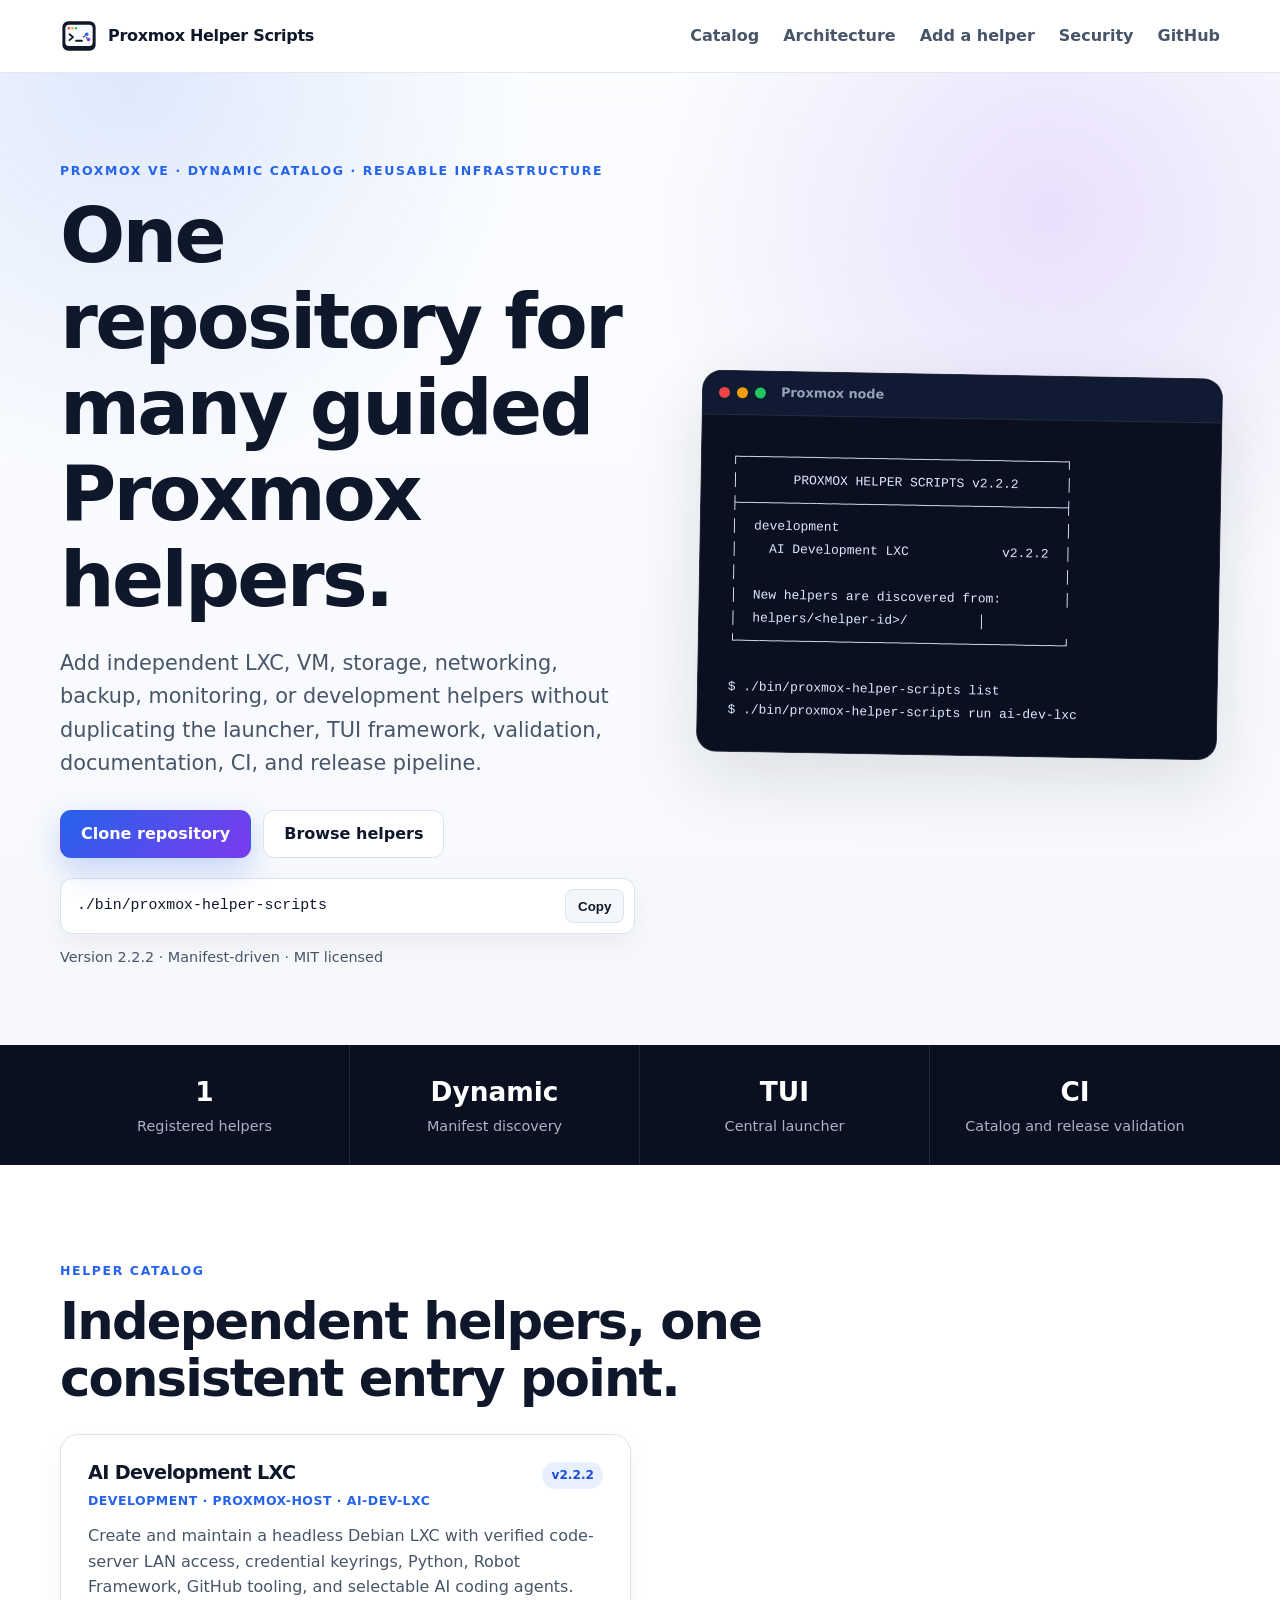
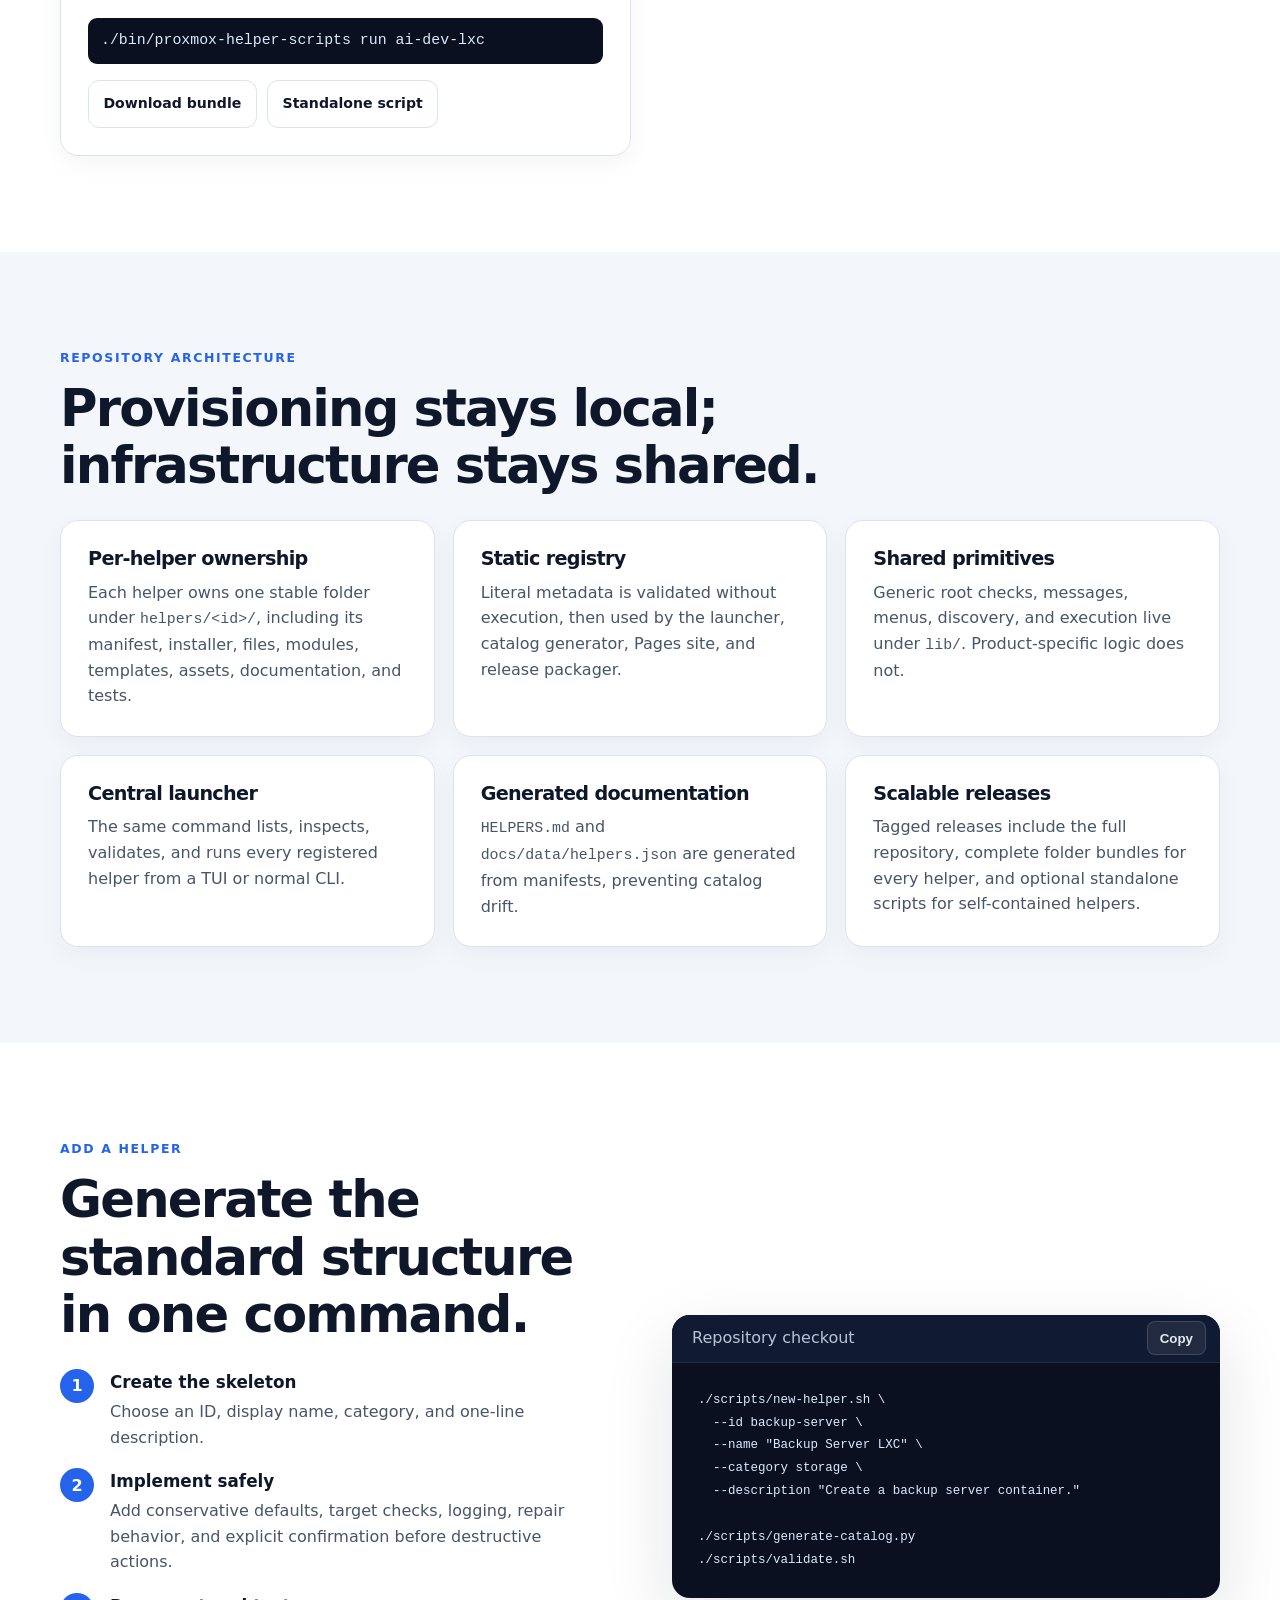
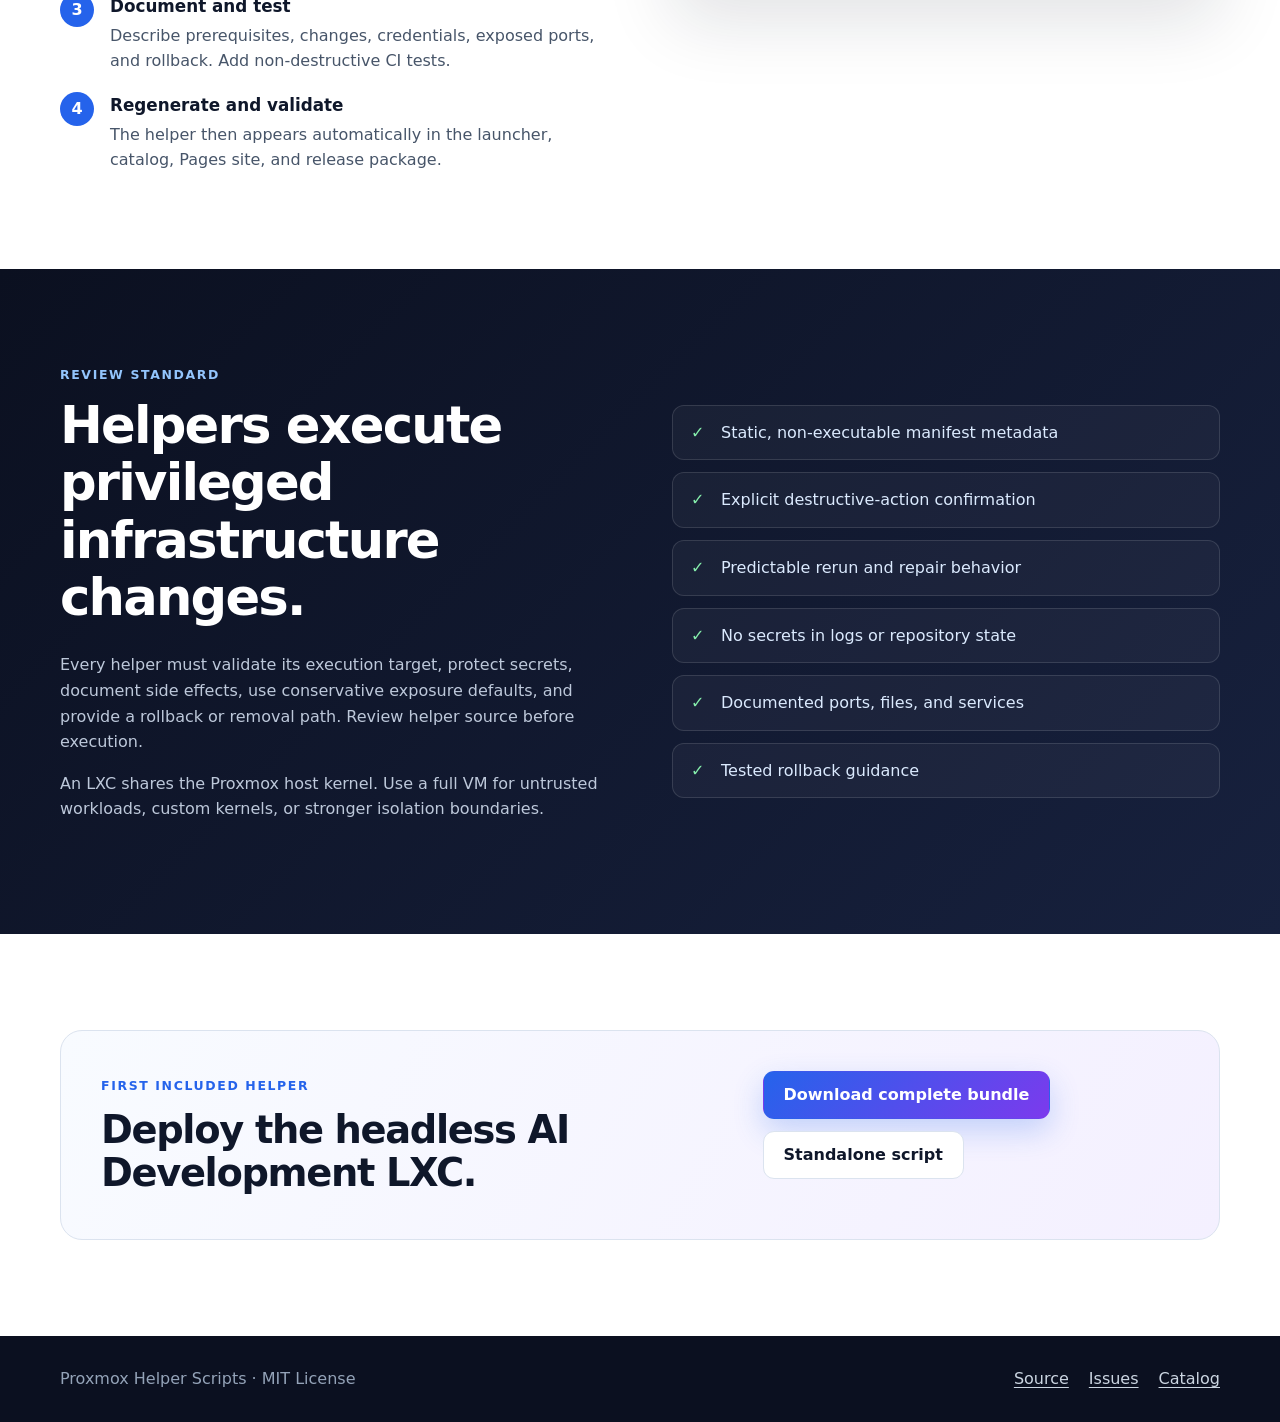
<file: docs/index.html>
<!doctype html>
<html lang="en">
<head>
  <meta charset="utf-8">
  <meta name="viewport" content="width=device-width, initial-scale=1">
  <meta name="description" content="An extensible, manifest-driven collection of interactive helper scripts for Proxmox VE.">
  <meta name="theme-color" content="#0b1020">
  <title>Proxmox Helper Scripts</title>
  <link rel="icon" href="assets/logo.svg" type="image/svg+xml">
  <link rel="stylesheet" href="styles.css">
</head>
<body>
  <a class="skip-link" href="#main">Skip to content</a>
  <header class="site-header">
    <div class="container nav-wrap">
      <a class="brand" href="#top" aria-label="Proxmox Helper Scripts home">
        <img src="assets/logo.svg" alt="" width="38" height="38">
        <span>Proxmox Helper Scripts</span>
      </a>
      <button class="nav-toggle" type="button" aria-expanded="false" aria-controls="site-nav">Menu</button>
      <nav id="site-nav" class="site-nav" aria-label="Primary navigation">
        <a href="#catalog">Catalog</a>
        <a href="#architecture">Architecture</a>
        <a href="#contribute">Add a helper</a>
        <a href="#security">Security</a>
        <a href="https://github.com/YOUR_GITHUB_USERNAME/proxmox-helper-scripts">GitHub</a>
      </nav>
    </div>
  </header>

  <main id="main">
    <section id="top" class="hero">
      <div class="container hero-grid">
        <div>
          <p class="eyebrow">Proxmox VE · Dynamic catalog · Reusable infrastructure</p>
          <h1>One repository for many guided Proxmox helpers.</h1>
          <p class="hero-copy">Add independent LXC, VM, storage, networking, backup, monitoring, or development helpers without duplicating the launcher, TUI framework, validation, documentation, CI, and release pipeline.</p>
          <div class="hero-actions">
            <a class="button primary" href="https://github.com/YOUR_GITHUB_USERNAME/proxmox-helper-scripts">Clone repository</a>
            <a class="button secondary" href="#catalog">Browse helpers</a>
          </div>
          <div class="command-card" aria-label="Launcher command">
            <code id="install-command">./bin/proxmox-helper-scripts</code>
            <button class="copy-button" type="button" data-copy-target="install-command">Copy</button>
          </div>
          <p class="checksum-link">Version 2.2.2 · Manifest-driven · MIT licensed</p>
        </div>

        <div class="terminal-demo" aria-label="Example helper catalog">
          <div class="terminal-bar"><span></span><span></span><span></span><strong>Proxmox node</strong></div>
          <pre><code>┌──────────────────────────────────────────┐
│       PROXMOX HELPER SCRIPTS v2.2.2      │
├──────────────────────────────────────────┤
│  development                             │
│    AI Development LXC            v2.2.2  │
│                                          │
│  New helpers are discovered from:        │
│  helpers/&lt;helper-id&gt;/         │
└──────────────────────────────────────────┘

$ ./bin/proxmox-helper-scripts list
$ ./bin/proxmox-helper-scripts run ai-dev-lxc</code></pre>
        </div>
      </div>
    </section>

    <section class="stats" aria-label="Project summary">
      <div class="container stats-grid">
        <div><strong id="helper-count">1</strong><span>Registered helpers</span></div>
        <div><strong>Dynamic</strong><span>Manifest discovery</span></div>
        <div><strong>TUI</strong><span>Central launcher</span></div>
        <div><strong>CI</strong><span>Catalog and release validation</span></div>
      </div>
    </section>

    <section id="catalog" class="section">
      <div class="container">
        <p class="eyebrow">Helper catalog</p>
        <h2>Independent helpers, one consistent entry point.</h2>
        <div id="helper-catalog" class="catalog-grid" aria-live="polite">
          <article class="card"><h3>Loading catalog…</h3><p>Reading generated helper metadata.</p></article>
        </div>
        <p id="catalog-error" class="note" hidden>The generated catalog could not be loaded. Open the repository’s <code>HELPERS.md</code> file instead.</p>
      </div>
    </section>

    <section id="architecture" class="section muted">
      <div class="container">
        <p class="eyebrow">Repository architecture</p>
        <h2>Provisioning stays local; infrastructure stays shared.</h2>
        <div class="card-grid">
          <article class="card"><h3>Per-helper ownership</h3><p>Each helper owns one stable folder under <code>helpers/&lt;id&gt;/</code>, including its manifest, installer, files, modules, templates, assets, documentation, and tests.</p></article>
          <article class="card"><h3>Static registry</h3><p>Literal metadata is validated without execution, then used by the launcher, catalog generator, Pages site, and release packager.</p></article>
          <article class="card"><h3>Shared primitives</h3><p>Generic root checks, messages, menus, discovery, and execution live under <code>lib/</code>. Product-specific logic does not.</p></article>
          <article class="card"><h3>Central launcher</h3><p>The same command lists, inspects, validates, and runs every registered helper from a TUI or normal CLI.</p></article>
          <article class="card"><h3>Generated documentation</h3><p><code>HELPERS.md</code> and <code>docs/data/helpers.json</code> are generated from manifests, preventing catalog drift.</p></article>
          <article class="card"><h3>Scalable releases</h3><p>Tagged releases include the full repository, complete folder bundles for every helper, and optional standalone scripts for self-contained helpers.</p></article>
        </div>
      </div>
    </section>

    <section id="contribute" class="section">
      <div class="container split">
        <div>
          <p class="eyebrow">Add a helper</p>
          <h2>Generate the standard structure in one command.</h2>
          <ol class="steps">
            <li><span>1</span><div><strong>Create the skeleton</strong><p>Choose an ID, display name, category, and one-line description.</p></div></li>
            <li><span>2</span><div><strong>Implement safely</strong><p>Add conservative defaults, target checks, logging, repair behavior, and explicit confirmation before destructive actions.</p></div></li>
            <li><span>3</span><div><strong>Document and test</strong><p>Describe prerequisites, changes, credentials, exposed ports, and rollback. Add non-destructive CI tests.</p></div></li>
            <li><span>4</span><div><strong>Regenerate and validate</strong><p>The helper then appears automatically in the launcher, catalog, Pages site, and release package.</p></div></li>
          </ol>
        </div>
        <div class="code-panel">
          <div class="code-panel-header"><span>Repository checkout</span><button class="copy-button" type="button" data-copy-target="new-helper-command">Copy</button></div>
          <pre><code id="new-helper-command">./scripts/new-helper.sh \
  --id backup-server \
  --name "Backup Server LXC" \
  --category storage \
  --description "Create a backup server container."

./scripts/generate-catalog.py
./scripts/validate.sh</code></pre>
        </div>
      </div>
    </section>

    <section id="security" class="section dark-section">
      <div class="container split">
        <div>
          <p class="eyebrow">Review standard</p>
          <h2>Helpers execute privileged infrastructure changes.</h2>
          <p>Every helper must validate its execution target, protect secrets, document side effects, use conservative exposure defaults, and provide a rollback or removal path. Review helper source before execution.</p>
          <p>An LXC shares the Proxmox host kernel. Use a full VM for untrusted workloads, custom kernels, or stronger isolation boundaries.</p>
        </div>
        <ul class="check-list">
          <li>Static, non-executable manifest metadata</li>
          <li>Explicit destructive-action confirmation</li>
          <li>Predictable rerun and repair behavior</li>
          <li>No secrets in logs or repository state</li>
          <li>Documented ports, files, and services</li>
          <li>Tested rollback guidance</li>
        </ul>
      </div>
    </section>

    <section class="section">
      <div class="container callout">
        <div><p class="eyebrow">First included helper</p><h2>Deploy the headless AI Development LXC.</h2></div>
        <div class="hero-actions">
          <a class="button primary" href="downloads/ai-dev-lxc-bundle-v2.2.2.zip">Download complete bundle</a>
          <a class="button secondary" href="downloads/ai-dev-lxc.sh">Standalone script</a>
        </div>
      </div>
    </section>
  </main>

  <footer class="site-footer">
    <div class="container footer-grid">
      <p>Proxmox Helper Scripts · MIT License</p>
      <div><a href="https://github.com/YOUR_GITHUB_USERNAME/proxmox-helper-scripts">Source</a><a href="https://github.com/YOUR_GITHUB_USERNAME/proxmox-helper-scripts/issues">Issues</a><a href="HELPERS.md">Catalog</a></div>
    </div>
  </footer>
  <script src="app.js"></script>
</body>
</html>
</file>
<file: docs/styles.css>
:root {
  color-scheme: light;
  --ink: #0f172a;
  --muted-ink: #475569;
  --line: #dbe3ef;
  --surface: #ffffff;
  --soft: #f3f6fb;
  --navy: #0b1020;
  --navy-2: #111a33;
  --blue: #2563eb;
  --blue-dark: #1d4ed8;
  --violet: #7c3aed;
  --radius: 18px;
  --shadow: 0 24px 70px rgba(15, 23, 42, .12);
  --container: 1160px;
}

* { box-sizing: border-box; }
html { scroll-behavior: smooth; }
body {
  margin: 0;
  color: var(--ink);
  background: var(--surface);
  font-family: Inter, ui-sans-serif, system-ui, -apple-system, BlinkMacSystemFont, "Segoe UI", sans-serif;
  line-height: 1.6;
  text-rendering: optimizeLegibility;
}
a { color: var(--blue-dark); text-decoration-thickness: .08em; text-underline-offset: .2em; }
code, pre { font-family: "SFMono-Regular", Consolas, "Liberation Mono", monospace; }
code { font-size: .93em; }
img { max-width: 100%; }
.container { width: min(calc(100% - 40px), var(--container)); margin-inline: auto; }
.skip-link { position: fixed; left: 1rem; top: -5rem; z-index: 100; padding: .7rem 1rem; color: #fff; background: var(--blue); border-radius: 8px; }
.skip-link:focus { top: 1rem; }
.site-header { position: sticky; top: 0; z-index: 40; border-bottom: 1px solid rgba(219, 227, 239, .8); background: rgba(255, 255, 255, .88); backdrop-filter: blur(18px); }
.nav-wrap { min-height: 72px; display: flex; align-items: center; justify-content: space-between; gap: 24px; }
.brand { display: inline-flex; align-items: center; gap: 10px; color: var(--ink); font-weight: 800; text-decoration: none; letter-spacing: -.02em; }
.site-nav { display: flex; align-items: center; gap: 24px; }
.site-nav a { color: var(--muted-ink); font-weight: 650; text-decoration: none; }
.site-nav a:hover { color: var(--blue); }
.nav-toggle { display: none; }
.hero { overflow: hidden; padding: 88px 0 76px; background: radial-gradient(circle at 82% 14%, rgba(124, 58, 237, .14), transparent 30%), radial-gradient(circle at 10% 0%, rgba(37, 99, 235, .13), transparent 27%), linear-gradient(180deg, #fbfdff 0%, #f6f8fc 100%); }
.hero-grid { display: grid; grid-template-columns: minmax(0, 1.05fr) minmax(420px, .95fr); align-items: center; gap: 64px; }
.eyebrow { margin: 0 0 12px; color: var(--blue); font-size: .78rem; font-weight: 850; letter-spacing: .13em; text-transform: uppercase; }
h1, h2, h3 { margin-top: 0; line-height: 1.12; letter-spacing: -.035em; }
h1 { max-width: 760px; margin-bottom: 24px; font-size: clamp(2.7rem, 6vw, 5.3rem); }
h2 { max-width: 760px; margin-bottom: 26px; font-size: clamp(2rem, 4vw, 3.45rem); }
h3 { margin-bottom: 10px; font-size: 1.2rem; }
.hero-copy { max-width: 690px; margin: 0 0 30px; color: var(--muted-ink); font-size: clamp(1.06rem, 2vw, 1.3rem); }
.hero-actions { display: flex; flex-wrap: wrap; gap: 12px; margin-bottom: 20px; }
.button { display: inline-flex; min-height: 48px; align-items: center; justify-content: center; padding: 0 20px; border: 1px solid transparent; border-radius: 11px; font-weight: 800; text-decoration: none; transition: transform .15s ease, box-shadow .15s ease, background .15s ease; }
.button:hover { transform: translateY(-1px); }
.button.primary { color: #fff; background: linear-gradient(135deg, var(--blue), var(--violet)); box-shadow: 0 12px 30px rgba(37, 99, 235, .24); }
.button.secondary { color: var(--ink); border-color: var(--line); background: #fff; }
.command-card { max-width: 690px; display: flex; align-items: center; gap: 10px; padding: 10px 10px 10px 16px; border: 1px solid var(--line); border-radius: 12px; background: #fff; box-shadow: 0 10px 30px rgba(15, 23, 42, .06); }
.command-card code { flex: 1; min-width: 0; overflow-x: auto; white-space: nowrap; }
.copy-button { min-height: 34px; padding: 0 12px; border: 1px solid var(--line); border-radius: 8px; color: var(--ink); background: var(--soft); font-weight: 750; cursor: pointer; }
.copy-button:hover { border-color: #b8c4d6; background: #e9eef6; }
.checksum-link { margin: 12px 0 0; color: var(--muted-ink); font-size: .9rem; }
.terminal-demo { overflow: hidden; border: 1px solid rgba(255, 255, 255, .15); border-radius: 20px; background: var(--navy); box-shadow: var(--shadow); transform: rotate(1deg); }
.terminal-bar { min-height: 44px; display: flex; align-items: center; gap: 7px; padding: 0 16px; color: #94a3b8; border-bottom: 1px solid rgba(255, 255, 255, .08); background: var(--navy-2); }
.terminal-bar span { width: 11px; height: 11px; border-radius: 50%; background: #ef4444; }
.terminal-bar span:nth-child(2) { background: #f59e0b; }
.terminal-bar span:nth-child(3) { background: #22c55e; }
.terminal-bar strong { margin-left: 8px; font-size: .8rem; font-weight: 650; }
.terminal-demo pre { margin: 0; padding: 30px; overflow-x: auto; color: #dbeafe; font-size: .87rem; line-height: 1.65; }
.stats { color: #fff; background: var(--navy); }
.stats-grid { display: grid; grid-template-columns: repeat(4, 1fr); }
.stats-grid div { padding: 26px; text-align: center; border-right: 1px solid rgba(255, 255, 255, .1); }
.stats-grid div:last-child { border-right: 0; }
.stats-grid strong { display: block; font-size: 1.65rem; }
.stats-grid span { color: #a8b3c7; font-size: .9rem; }
.section { padding: 96px 0; }
.section.muted { background: var(--soft); }
.card-grid { display: grid; grid-template-columns: repeat(3, 1fr); gap: 18px; }
.card { padding: 27px; border: 1px solid var(--line); border-radius: var(--radius); background: #fff; box-shadow: 0 8px 24px rgba(15, 23, 42, .045); }
.card p { margin: 0; color: var(--muted-ink); }
.agent-grid { display: grid; grid-template-columns: repeat(3, 1fr); gap: 16px; }
.agent-grid article { display: flex; align-items: flex-start; gap: 15px; padding: 22px; border: 1px solid var(--line); border-radius: 15px; background: #fff; }
.agent-grid h3 { margin: 2px 0 5px; }
.agent-grid p { margin: 0; color: var(--muted-ink); font-size: .94rem; }
.agent-mark { width: 42px; height: 42px; flex: 0 0 42px; display: grid; place-items: center; border-radius: 12px; color: #fff; background: linear-gradient(135deg, var(--blue), var(--violet)); font-size: .76rem; font-weight: 900; }
.note { margin-top: 20px; color: var(--muted-ink); font-size: .92rem; }
.split { display: grid; grid-template-columns: 1fr 1fr; align-items: center; gap: 64px; }
.steps { display: grid; gap: 18px; margin: 0; padding: 0; list-style: none; }
.steps li { display: flex; gap: 16px; }
.steps li > span { width: 34px; height: 34px; flex: 0 0 34px; display: grid; place-items: center; border-radius: 50%; color: #fff; background: var(--blue); font-weight: 850; }
.steps strong { font-size: 1.05rem; }
.steps p { margin: 3px 0 0; color: var(--muted-ink); }
.code-panel { overflow: hidden; border-radius: var(--radius); background: var(--navy); box-shadow: var(--shadow); }
.code-panel-header { min-height: 48px; display: flex; align-items: center; justify-content: space-between; padding: 0 14px 0 20px; color: #b9c3d5; border-bottom: 1px solid rgba(255, 255, 255, .08); background: var(--navy-2); }
.code-panel .copy-button { color: #e2e8f0; border-color: rgba(255,255,255,.14); background: rgba(255,255,255,.07); }
.code-panel pre { margin: 0; padding: 26px; overflow-x: auto; color: #dbeafe; font-size: .84rem; line-height: 1.7; }
.dark-section { color: #fff; background: linear-gradient(135deg, var(--navy), #17213e); }
.dark-section h2 { color: #fff; }
.dark-section p { color: #bdc8da; }
.dark-section .eyebrow { color: #93c5fd; }
.check-list { display: grid; gap: 12px; margin: 0; padding: 0; list-style: none; }
.check-list li { position: relative; padding: 14px 16px 14px 48px; border: 1px solid rgba(255,255,255,.12); border-radius: 12px; color: #dbeafe; background: rgba(255,255,255,.04); }
.check-list li::before { content: "✓"; position: absolute; left: 18px; color: #86efac; font-weight: 900; }
.callout { display: flex; align-items: center; justify-content: space-between; gap: 30px; padding: 40px; border: 1px solid var(--line); border-radius: 22px; background: linear-gradient(120deg, #f8fbff, #f4f0ff); }
.callout h2 { margin-bottom: 0; font-size: clamp(1.8rem, 3vw, 2.6rem); }
.site-footer { padding: 30px 0; color: #94a3b8; background: var(--navy); }
.footer-grid { display: flex; align-items: center; justify-content: space-between; gap: 24px; }
.footer-grid p { margin: 0; }
.footer-grid div { display: flex; gap: 20px; }
.footer-grid a { color: #cbd5e1; }

@media (max-width: 900px) {
  .hero-grid, .split { grid-template-columns: 1fr; }
  .hero-grid { gap: 44px; }
  .terminal-demo { transform: none; }
  .card-grid, .agent-grid { grid-template-columns: repeat(2, 1fr); }
  .nav-toggle { display: inline-flex; min-height: 38px; align-items: center; padding: 0 12px; border: 1px solid var(--line); border-radius: 8px; background: #fff; font-weight: 750; }
  .site-nav { position: absolute; left: 20px; right: 20px; top: 65px; display: none; flex-direction: column; align-items: stretch; gap: 0; padding: 10px; border: 1px solid var(--line); border-radius: 12px; background: #fff; box-shadow: var(--shadow); }
  .site-nav.open { display: flex; }
  .site-nav a { padding: 10px 12px; }
}

@media (max-width: 620px) {
  .container { width: min(calc(100% - 28px), var(--container)); }
  .hero { padding: 62px 0 56px; }
  .section { padding: 72px 0; }
  .stats-grid { grid-template-columns: repeat(2, 1fr); }
  .stats-grid div:nth-child(2) { border-right: 0; }
  .stats-grid div:nth-child(-n+2) { border-bottom: 1px solid rgba(255,255,255,.1); }
  .card-grid, .agent-grid { grid-template-columns: 1fr; }
  .hero-actions .button { width: 100%; }
  .command-card { align-items: stretch; flex-direction: column; }
  .command-card code { width: 100%; }
  .callout, .footer-grid { align-items: flex-start; flex-direction: column; }
  .callout .button { width: 100%; }
}

@media (prefers-reduced-motion: reduce) {
  html { scroll-behavior: auto; }
  *, *::before, *::after { transition-duration: .01ms !important; animation-duration: .01ms !important; }
}

.catalog-grid { display: grid; grid-template-columns: repeat(2, minmax(0, 1fr)); gap: 18px; }
.catalog-card { padding: 27px; border: 1px solid var(--line); border-radius: var(--radius); background: #fff; box-shadow: 0 8px 24px rgba(15, 23, 42, .045); }
.catalog-heading { display: flex; align-items: flex-start; justify-content: space-between; gap: 16px; }
.catalog-heading h3 { margin-bottom: 8px; }
.version-badge { flex: 0 0 auto; padding: 4px 9px; border-radius: 999px; color: var(--blue-dark); background: #e8efff; font-size: .76rem; font-weight: 850; }
.catalog-meta { margin: 0 0 12px; color: var(--blue); font-size: .78rem; font-weight: 750; text-transform: uppercase; letter-spacing: .04em; }
.catalog-card > p:not(.catalog-meta) { margin: 0 0 18px; color: var(--muted-ink); }
.catalog-command { display: block; overflow-x: auto; padding: 11px 13px; border-radius: 9px; color: #dbeafe; background: var(--navy); white-space: nowrap; }

@media (max-width: 760px) {
  .catalog-grid { grid-template-columns: 1fr; }
}

.catalog-downloads {
  display: flex;
  flex-wrap: wrap;
  gap: 0.65rem;
  margin-top: 1rem;
}

.catalog-downloads .button {
  padding: 0.65rem 0.9rem;
  font-size: 0.88rem;
}
</file>
